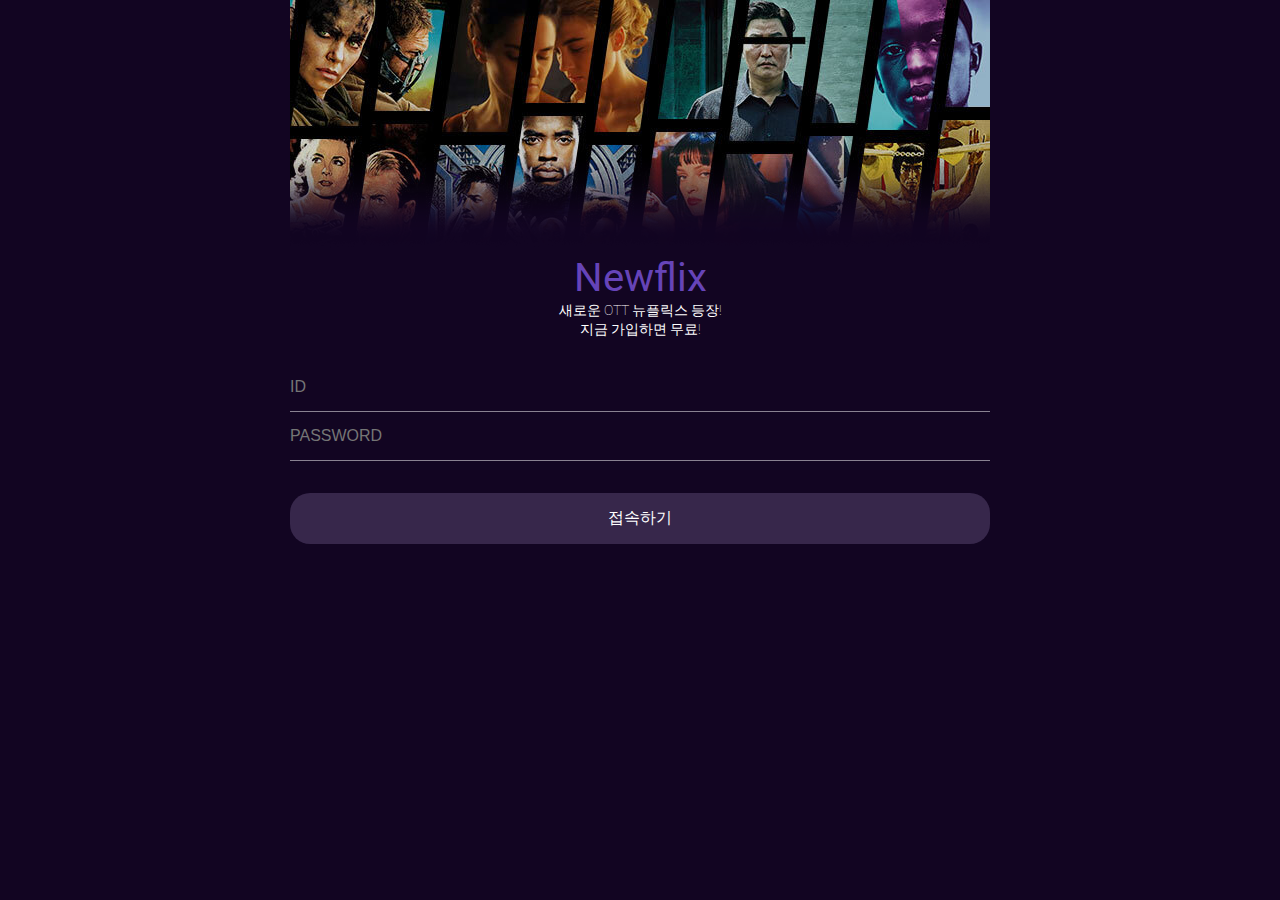
<file: index.html>
<!DOCTYPE html>
<html lang="ko">

<head>
    <meta charset="UTF-8">
    <meta http-equiv="X-UA-Compatible" content="IE=edge">
    <meta name="viewport" content="width=device-width, initial-scale=1.0">
    <title>Newflix</title>
    <link rel="stylesheet" href="./css/login.css">
</head>

<body>
    <div class="login-title">
        <img src="./img/login-img.png" class="login-img" alt="login image">
        <h1 class="login-title__maintext">Newflix</h1>
        <p class="login-title__subtext">
            새로운 OTT 뉴플릭스 등장! <br>
            지금 가입하면 무료!
        </p>
    </div>
    <form action="find.html" class="login-form">
        <input type="text" name="username" required autocomplete="off" placeholder="ID">
        <input type="password" name="password" required autocomplete="off" placeholder="PASSWORD">
        <input type="submit" value="접속하기">
    </form>
</body>

</html>
</file>
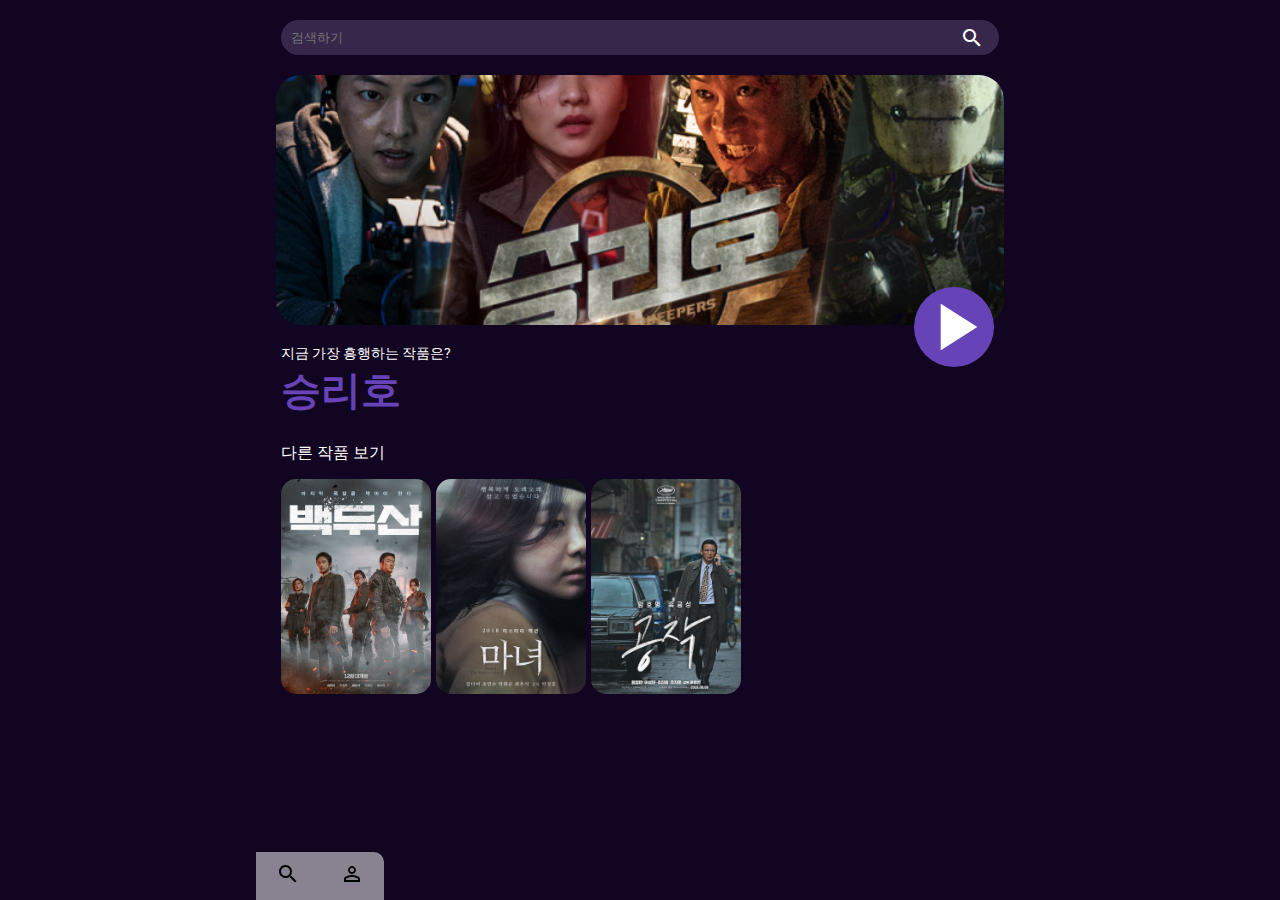
<file: find.html>
<!DOCTYPE html>
<html lang="ko">

<head>
    <meta charset="UTF-8">
    <meta http-equiv="X-UA-Compatible" content="IE=edge">
    <meta name="viewport" content="width=device-width, initial-scale=1.0">
    <title>Find Movie</title>
    <link rel="stylesheet" href="./css/find.css">
</head>

<body>
    <form class="find-search-bar-form display-flex-center">
        <div class="display-flex-center position-relative">
            <input class="find-search-bar" placeholder="검색하기">
            <span class="material-icons-outlined find-icon-clicked"> search </span>
        </div>
    </form>

    <div class="best-movie position-relative">
        <div class="best-movie__img-container">
            <img class="best-movie__img" src="./img/find-bestMovie-img.jpg" alt="best movie">
            <span class="material-icons"> play_arrow </span>
        </div>
        <div class="best-movie__title">
            <p class="best-movie__promotion-text">지금 가장 흥행하는 작품은?</p>
            <span class="best-movie__movie-name">승리호</span>
        </div>
    </div>

    <div class="movie-recommendation">
        <span class="movie-recommendation__title">다른 작품 보기</span>
        <ul class="movie-recommendation__images">
            <li>
                <img src="./img/find-movieRecommendation-01.jpg" alt="백두산">
            </li>
            <li>
                <img src="./img/find-movieRecommendation-02.jpg" alt="마녀">
            </li>
            <li>
                <img src="./img/find-movieRecommendation-03.jpg" alt="공작">
            </li>
        </ul>
    </div>

    <div class="navigation-bar">
        <a href="find.html">
            <span class="material-icons-outlined find-icon-clicked"> search </span>
        </a>
        <a href="mypage.html">
            <span class="material-icons-outlined find-icon-clicked"> person_outline </span>
        </a>
    </div>

</body>

</html>
</file>
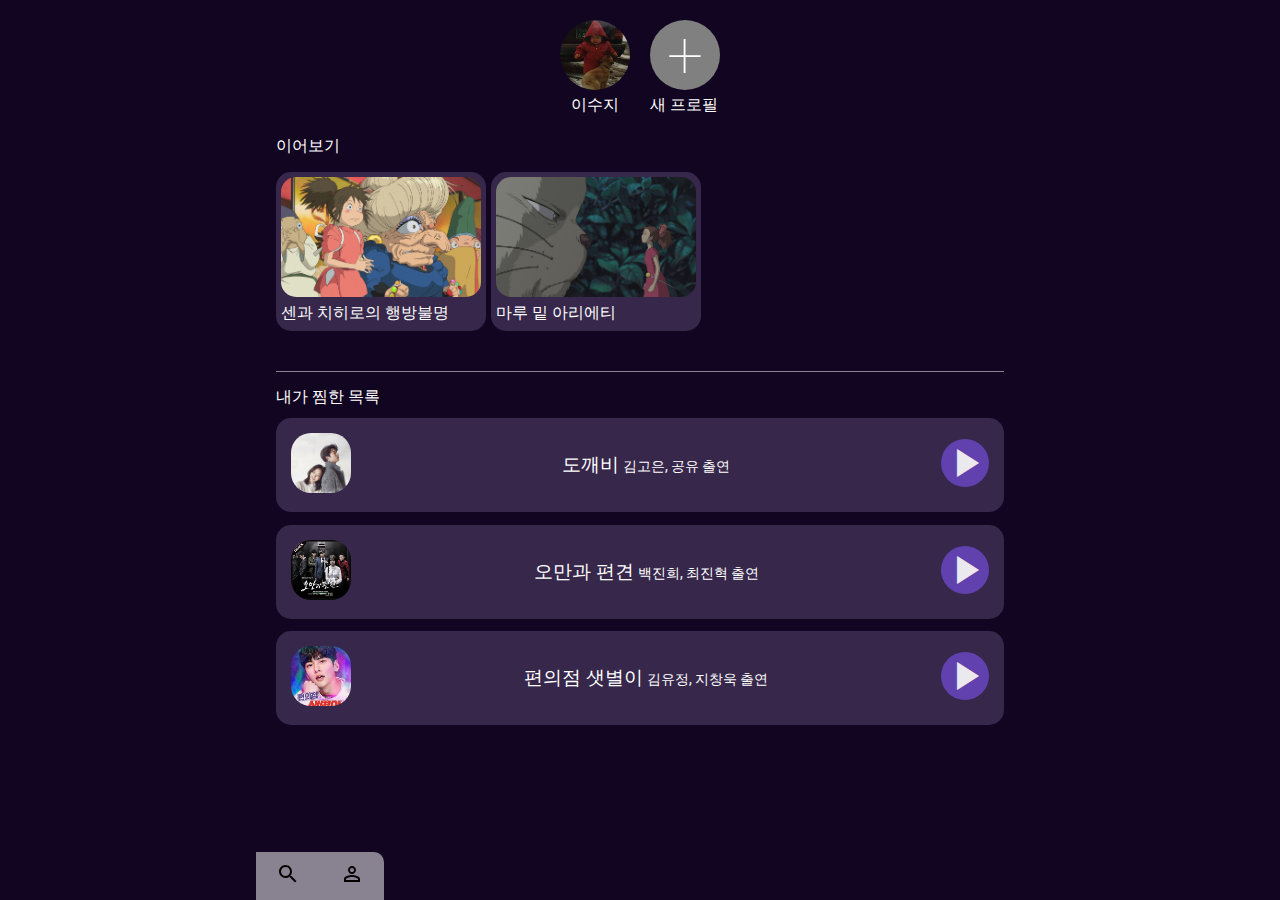
<file: mypage.html>
<!DOCTYPE html>
<html lang="ko">

<head>
    <meta charset="UTF-8">
    <meta http-equiv="X-UA-Compatible" content="IE=edge">
    <meta name="viewport" content="width=device-width, initial-scale=1.0">
    <title>My Page</title>
    <link rel="stylesheet" href="./css/mypage.css">
</head>

<body>
    <div class="display-flex-center">
        <div class="user-component position-relative display-flex-center">
            <img class="user-component__profile" src="./img/profile.jpg" alt="profile">
            <div class="user-component__id"> 이수지 </div>
        </div>
        <div class="user-component">
            <div class="user-component__profile add-profile-btn display-flex-center">
                <span>+</span>
            </div>
            <div class="user-component__id"> 새 프로필 </div>
        </div>
    </div>

    <div class="continue-watching">
        <p class="continue-watching__header">이어보기</p>
        <ul class="continue-watching__images">
            <li>
                <div class="continue-watching__card">
                    <img src="./img/mypage-continueWatch-01.jpg" alt="센과 치히로의 행방불명">
                    <span class="continue-watching__title">센과 치히로의 행방불명</span>
                </div>
            </li>
            <li>
                <div class="continue-watching__card">
                    <img src="./img/mypage-continueWatch-02.jpg" alt="마루 밑 아리에티">
                    <span class="continue-watching__title">마루 밑 아리에티</span>
                </div>
            </li>
        </ul>
    </div>

    <div class="wishlist">
        <p class="wishlist__header">내가 찜한 목록</p>

        <div class="wishlist-container">

            <div class="wishlist-item">
                <div>
                    <img class="wishlist__img" src="./img/mypage-wishlist-01.jpg" alt="도깨비">
                </div>
                <div class="wishlist__info">
                    <span class="wishlist__title">도깨비</span>
                    <span class="wishlist__subtitle">김고은, 공유 출연</span>
                </div>
                <div class="wishlist-play-btn">
                    <span class="material-icons"> play_arrow </span>
                </div>
            </div>

            <div class="wishlist-item">
                <div>
                    <img class="wishlist__img" src="./img/mypage-wishlist-02.jpg" alt="오만과 편견">
                </div>
                <div class="wishlist__info">
                    <span class="wishlist__title">오만과 편견</span>
                    <span class="wishlist__subtitle">백진희, 최진혁 출연</span>
                </div>
                <div class="wishlist-play-btn">
                    <span class="material-icons"> play_arrow </span>
                </div>
            </div>

            <div class="wishlist-item">
                <div>
                    <img class="wishlist__img" src="./img/mypage-wishlist-03.jpg" alt="편의점 샛별이">
                </div>
                <div class="wishlist__info">
                    <span class="wishlist__title">편의점 샛별이</span>
                    <span class="wishlist__subtitle">김유정, 지창욱 출연</span>
                </div>
                <div class="wishlist-play-btn">
                    <span class="material-icons"> play_arrow </span>
                </div>
            </div>

        </div>
    </div>

    <div class="navigation-bar">
        <a href="find.html">
            <span class="material-icons-outlined find-icon-clicked"> search </span>
        </a>
        <a href="mypage.html">
            <span class="material-icons-outlined find-icon-clicked"> person_outline </span>
        </a>
    </div>
</body>

</html>
</file>
<file: css/login.css>
@import "./global.css";

html,
body {
    overflow: hidden;
}

.login-title {
    text-align: center;
}

.login-title__maintext {
    font-size: 2.5rem;
    color: var(--purple);
}

.login-title__subtext {
    font-size: 0.9rem;
    font-weight: 100;
}

.login-form {
    display: flex;
    flex-direction: column;
    margin: 1.5rem;
}

.login-form input {
    padding: 15px 0;
    margin: 0 10px;
    background-color: var(--background-purple);
    font-size: 1em;
}

.login-form input:not([type="submit"]) {
    color: white;
    border-bottom: 1px solid var(--border);
    transition: border-color 0.3s ease-in-out;
}

.login-form input:focus {
    border-color: white;
}

.login-form input[type="submit"] {
    color: white;
    background-color: var(--darkpurple);
    border-radius: 20px;
    margin-top: 2rem;
    transition: background-color 0.2s ease-in-out;
}

.login-form input[type="submit"]:active {
    background-color: var(--purple);
}
</file>
<file: css/find.css>
@import "./global.css";

.find-search-bar-form {
    padding: 0 25px;
    /* 검색바 간격 조정 */
}

.find-search-bar-form div {
    width: 100%;
    /* 검색바 길이 조정 */
}

.find-search-bar {
    margin-top: 20px;
    /* 검색바 윗 간격 조절 */
    background-color: var(--darkpurple);
    border-radius: 25px;
    width: 100%;
    /* 검색바 길이 조정 */
    padding: 10px;
    color: white;
    /* 입력하는 글씨 하얗게 */
    transition: background-color 0.3s ease-in-out;
}

.find-search-bar:focus {
    background-color: #594374;
}

.find-search-bar-form span {
    position: absolute;
    /* relative를 기준으로 위치 조정 */
    font: 1rem;
    bottom: 0.3rem;
    right: 15px;
}

.best-movie__img-container {
    padding: 0 20px;
    margin: 20px 0;
    display: flex;
    justify-content: center;
}

.best-movie__img {
    width: 100%;
    height: 250px;
    object-fit: cover;
    border-radius: 25px;
}

.best-movie__img-container span {
    position: absolute;
    background-color: var(--purple);
    border-radius: 50%;
    right: 30px;
    font-size: 5rem;
    bottom: 3.2rem;
}

.best-movie__title {
    padding-left: 25px;
}

.best-movie__promotion-text {
    font-size: 14px;
}

.best-movie__movie-name {
    color: var(--purple);
    font-size: 40px;
    font-weight: 600;
}

.movie-recommendation {
    margin: 25px 0;
    padding: 0 25px;
}

.movie-recommendation__images {
    margin-top: 15px;
    list-style: none;
    display: flex;
    overflow-x: auto;
}

.movie-recommendation__images::-webkit-scrollbar {
    height: 10px;
    background-color: var(--background-purple);
}

.movie-recommendation__images::-webkit-scrollbar-thumb {
    background-color: var(--purple);
}

.movie-recommendation__images::-webkit-scrollbar-track {
    background-color: var(--darkpurple);
}

.movie-recommendation__images li {
    margin: 0 5px 5px 0;
}

.movie-recommendation__images img {
    width: 150px;
    border-radius: 15px;
}
</file>
<file: css/mypage.css>
@import "./global.css";

.user-component {
    padding: 20px 10px;
    flex-direction: column;
}

.user-component__profile {
    width: 70px;
    height: 70px;
    border-radius: 50%;
    object-fit: cover;
}

.user-component__id {
    padding-top: 0.3rem;
    font-size: 1rem;
}

.add-profile-btn {
    background-color: gray;
    width: 70px;
    height: 70px;
    font-size: 4rem;
    font-weight: 100;
    color: white;
}

.continue-watching {
    margin-bottom: 25px;
    padding: 0 20px;
    padding-bottom: 10px;
}

.continue-watching__images {
    list-style: none;
    display: flex;
    overflow-x: auto;
    /* x축으로 스크롤 */
}

.continue-watching__images::-webkit-scrollbar {
    height: 10px;
    background-color: var(--background-purple);
}

.continue-watching__images::-webkit-scrollbar-thumb {
    background-color: var(--purple);
}

.continue-watching__images::-webkit-scrollbar-track {
    background-color: var(--darkpurple);
}

.continue-watching__images img {
    width: 200px;
    height: 120px;
    border-radius: 15px;
    object-fit: cover;
}

.continue-watching__card {
    background-color: var(--darkpurple);
    padding: 5px;
    border-radius: 15px;
}

.continue-watching__header {
    margin-bottom: 15px;
}

.continue-watching__images li {
    margin: 0 5px 5px 0;
}

.continue-watching__title {
    display: block;
    margin: 2px 0;
}

.wishlist {
    padding: 0 20px 10px 20px;
}

.wishlist__img {
    width: 60px;
    height: 60px;
    border-radius: 20px;
}

.wishlist__header {
    border-top: 1px solid var(--border);
    padding-top: 15px;
    margin-bottom: 10px;
}

.wishlist__title {
    font-size: 1.2rem;
}

.wishlist__subtitle {
    font-size: 0.9rem;
}

.wishlist-item {
    margin-bottom: 0.8rem;
    display: flex;
    align-items: center;
    justify-content: space-between;
    background-color: var(--darkpurple);
    padding: 15px;
    border-radius: 15px;
}

.wishlist-info {
    display: flex;
    flex-direction: column;
    width: 100%;
    padding-left: 20px;
}

.wishlist-play-btn span {
    background-color: var(--purple);
    border-radius: 50%;
    opacity: 0.9;
    font-size: 3rem;
}
</file>
